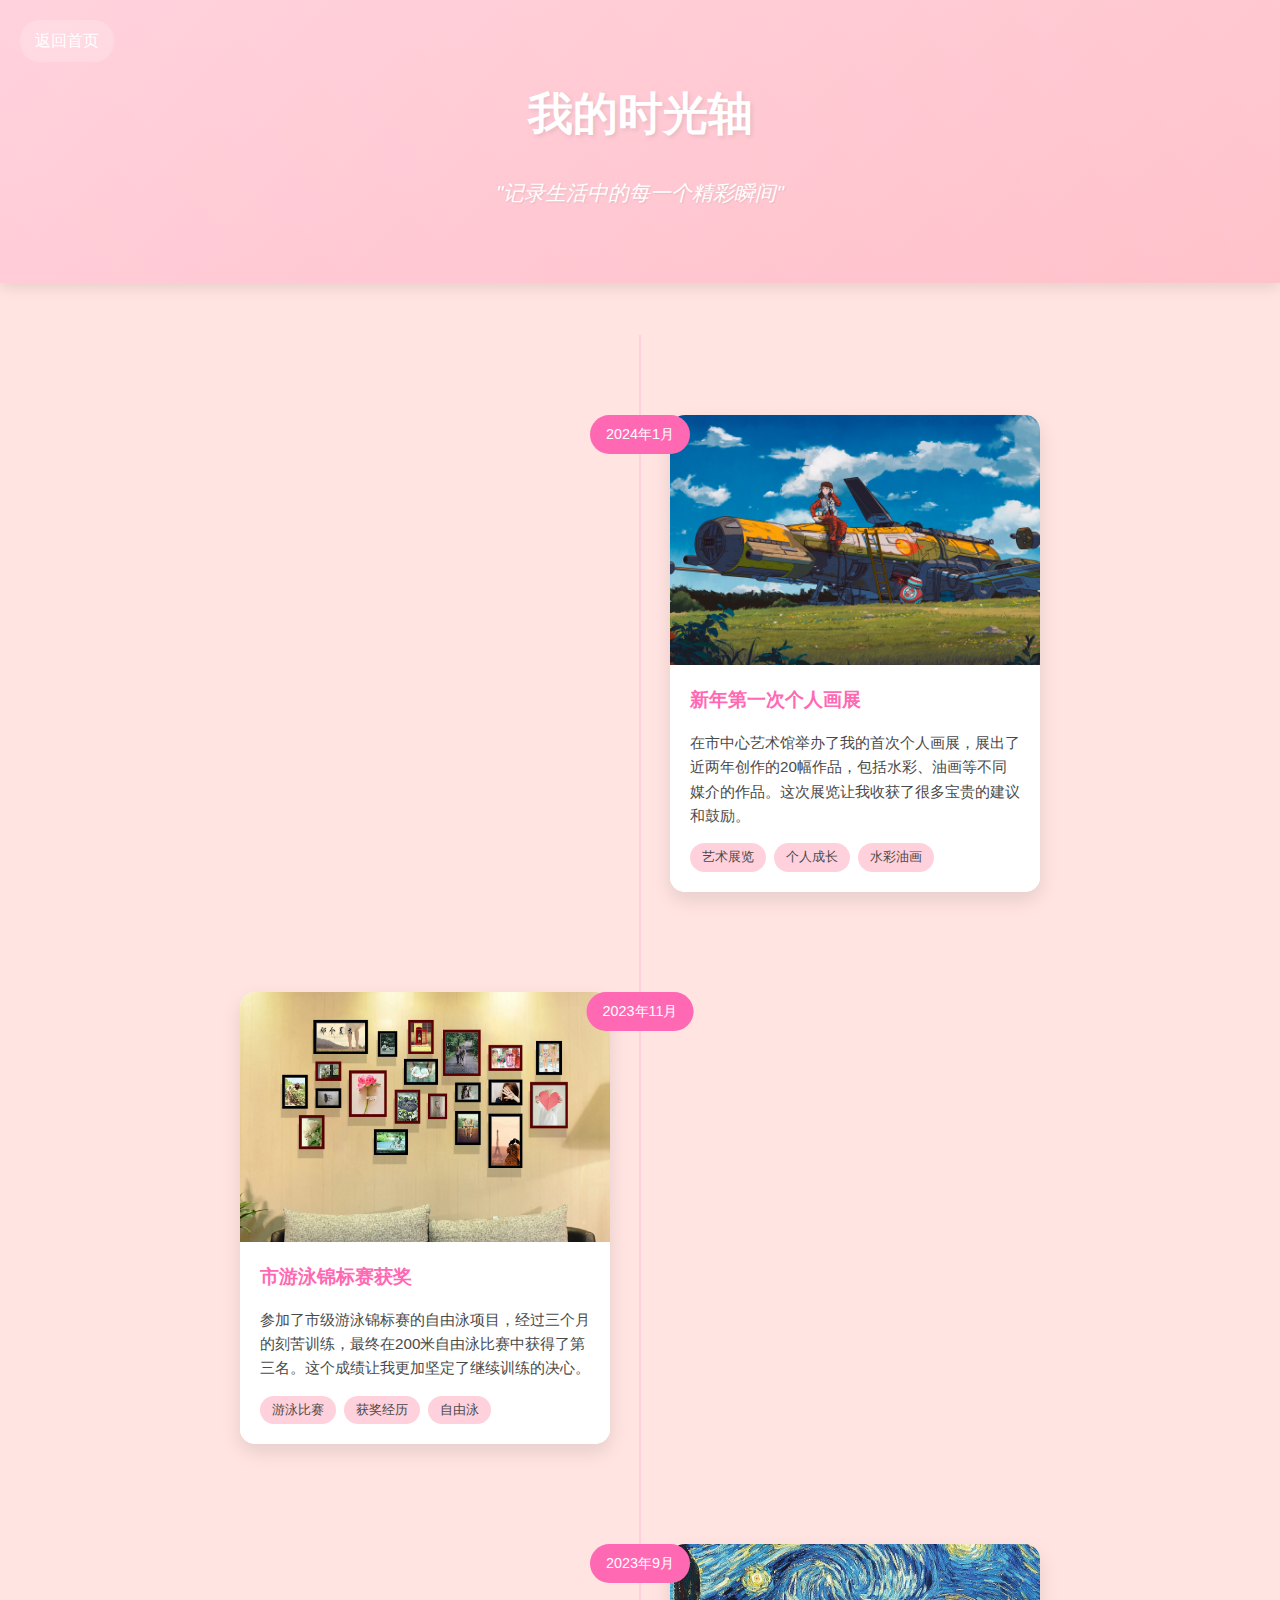
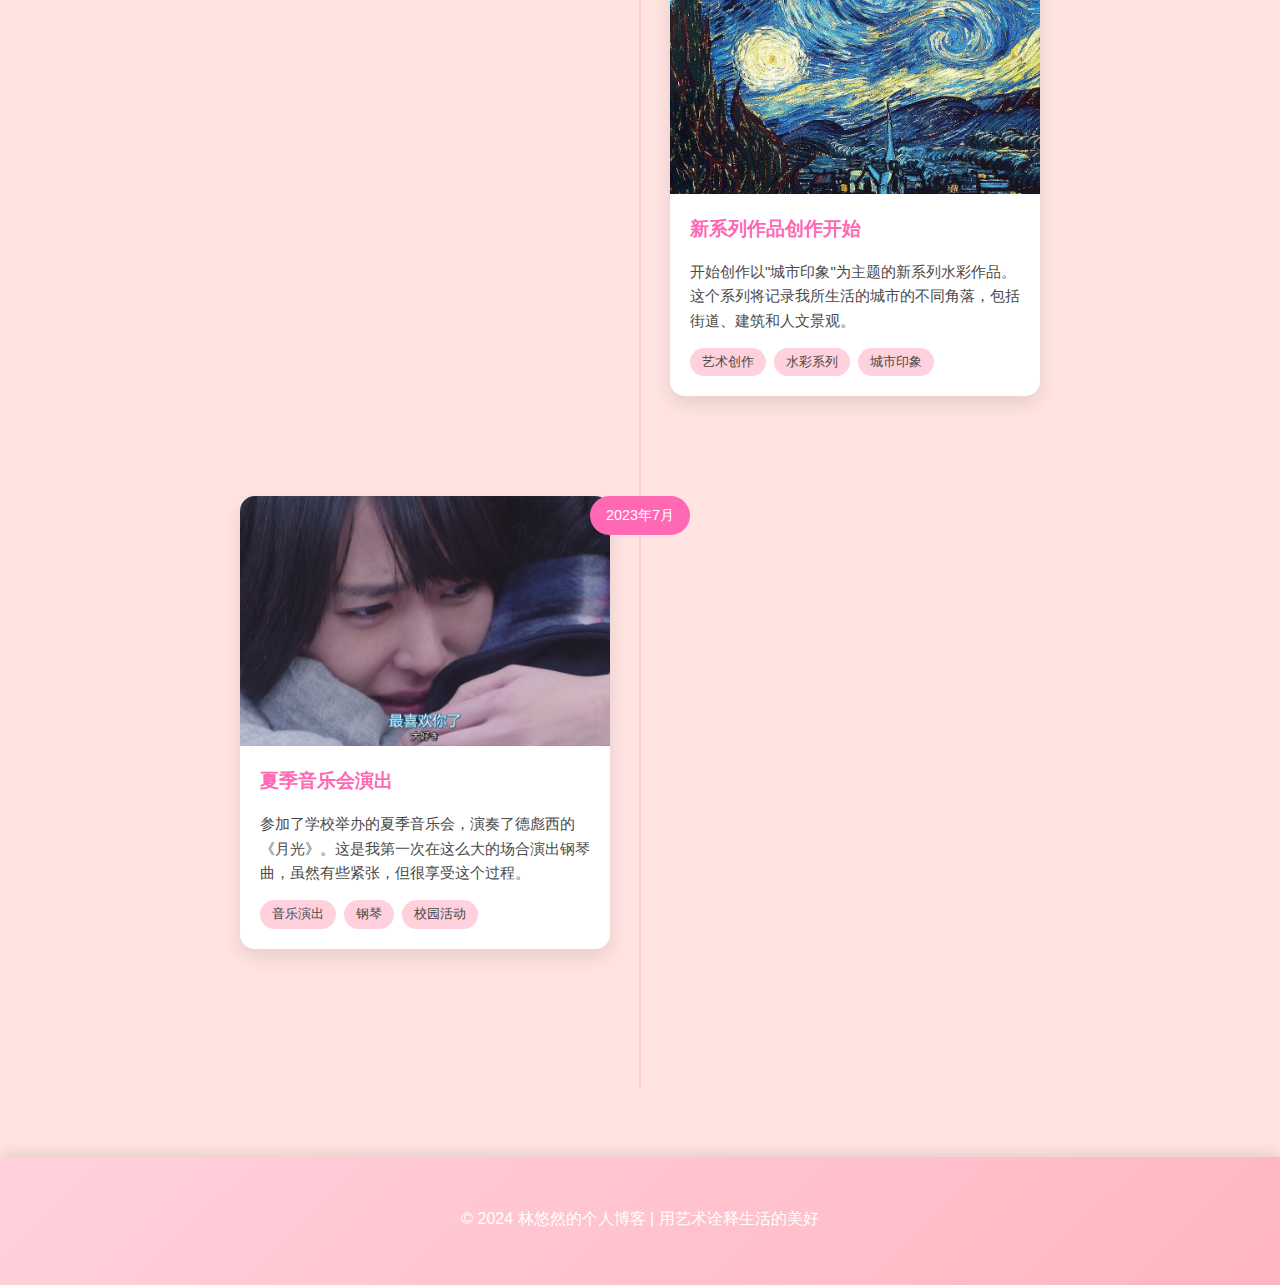
<file: project/gallery.html>
<!DOCTYPE html>
<html lang="zh">
  <head>
    <meta charset="UTF-8" />
    <meta
      name="viewport"
      content="width=device-width, initial-scale=1.0" />
    <title>林悠然的时光轴 - 图集</title>
    <link
      rel="stylesheet"
      href="common.css" />
    <link
      rel="stylesheet"
      href="gallery.css" />
  </head>
  <body>
    <header>
      <h1>我的时光轴</h1>
      <p class="quote">"记录生活中的每一个精彩瞬间"</p>
      <a
        href="index.html"
        class="back-link">
        返回首页
      </a>
    </header>

    <div class="container">
      <div class="timeline">
        <div class="timeline-item">
          <div class="timeline-date">2024年1月</div>
          <div class="timeline-content">
            <div class="gallery-item">
              <img
                src="./images/8.jpg"
                alt="新年画展" />
            </div>
            <div class="timeline-caption">
              <div class="timeline-title">新年第一次个人画展</div>
              <p class="timeline-description">
                在市中心艺术馆举办了我的首次个人画展，展出了近两年创作的20幅作品，包括水彩、油画等不同媒介的作品。这次展览让我收获了很多宝贵的建议和鼓励。
              </p>
              <div class="timeline-tags">
                <span class="timeline-tag">艺术展览</span>
                <span class="timeline-tag">个人成长</span>
                <span class="timeline-tag">水彩油画</span>
              </div>
            </div>
          </div>
        </div>

        <div class="timeline-item">
          <div class="timeline-date">2023年11月</div>
          <div class="timeline-content">
            <div class="gallery-item">
              <img
                src="./images/9.jpg"
                alt="游泳比赛" />
            </div>
            <div class="timeline-caption">
              <div class="timeline-title">市游泳锦标赛获奖</div>
              <p class="timeline-description">
                参加了市级游泳锦标赛的自由泳项目，经过三个月的刻苦训练，最终在200米自由泳比赛中获得了第三名。这个成绩让我更加坚定了继续训练的决心。
              </p>
              <div class="timeline-tags">
                <span class="timeline-tag">游泳比赛</span>
                <span class="timeline-tag">获奖经历</span>
                <span class="timeline-tag">自由泳</span>
              </div>
            </div>
          </div>
        </div>

        <div class="timeline-item">
          <div class="timeline-date">2023年9月</div>
          <div class="timeline-content">
            <div class="gallery-item">
              <img
                src="./images/10.jpg"
                alt="创作过程" />
            </div>
            <div class="timeline-caption">
              <div class="timeline-title">新系列作品创作开始</div>
              <p class="timeline-description">
                开始创作以"城市印象"为主题的新系列水彩作品。这个系列将记录我所生活的城市的不同角落，包括街道、建筑和人文景观。
              </p>
              <div class="timeline-tags">
                <span class="timeline-tag">艺术创作</span>
                <span class="timeline-tag">水彩系列</span>
                <span class="timeline-tag">城市印象</span>
              </div>
            </div>
          </div>
        </div>

        <div class="timeline-item">
          <div class="timeline-date">2023年7月</div>
          <div class="timeline-content">
            <div class="gallery-item">
              <img
                src="./images/11.jpg"
                alt="音乐会" />
            </div>
            <div class="timeline-caption">
              <div class="timeline-title">夏季音乐会演出</div>
              <p class="timeline-description">
                参加了学校举办的夏季音乐会，演奏了德彪西的《月光》。这是我第一次在这么大的场合演出钢琴曲，虽然有些紧张，但很享受这个过程。
              </p>
              <div class="timeline-tags">
                <span class="timeline-tag">音乐演出</span>
                <span class="timeline-tag">钢琴</span>
                <span class="timeline-tag">校园活动</span>
              </div>
            </div>
          </div>
        </div>
      </div>
    </div>

    <footer>
      <p>© 2024 林悠然的个人博客 | 用艺术诠释生活的美好</p>
    </footer>
  </body>
</html>
</file>
<file: project/common.css>
:root {
    --primary-pink: #FFD1DC;
    --secondary-pink: #FFE4E1;
    --text-color: #4A4A4A;
    --accent-pink: #FF69B4;
    --hover-pink: #FFB6C1;
    --shadow-color: rgba(0,0,0,0.1);
}

body {
    margin: 0;
    padding: 0;
    font-family: 'Helvetica Neue', Arial, sans-serif;
    background-color: var(--secondary-pink);
    color: var(--text-color);
    line-height: 1.6;
}

.container {
    max-width: 1200px;
    margin: 0 auto;
    padding: 20px;
}

header {
    background: linear-gradient(135deg, var(--primary-pink), var(--hover-pink));
    padding: 3rem 0;
    text-align: center;
    box-shadow: 0 4px 15px var(--shadow-color);
    margin-bottom: 2rem;
    position: relative;
    overflow: hidden;
}

header::before {
    content: '';
    position: absolute;
    top: 0;
    left: 0;
    right: 0;
    bottom: 0;
    background: linear-gradient(45deg, transparent, rgba(255,255,255,0.2));
    pointer-events: none;
}

h1 {
    color: white;
    font-size: 2.8rem;
    margin-bottom: 1rem;
    text-shadow: 2px 2px 4px var(--shadow-color);
}

h2 {
    color: var(--accent-pink);
    font-size: 2rem;
    margin-bottom: 1.5rem;
    position: relative;
    display: inline-block;
}

h2::after {
    content: '';
    position: absolute;
    bottom: -5px;
    left: 0;
    width: 100%;
    height: 2px;
    background: linear-gradient(90deg, var(--primary-pink), transparent);
}

p {
    margin-bottom: 1.2rem;
    line-height: 1.8;
}

.quote {
    font-style: italic;
    color: white;
    font-size: 1.3rem;
    text-align: center;
    margin: 1.5rem 0;
    text-shadow: 1px 1px 2px var(--shadow-color);
}

footer {
    background: linear-gradient(135deg, var(--primary-pink), var(--hover-pink));
    text-align: center;
    padding: 2rem 0;
    margin-top: 3rem;
    color: white;
    box-shadow: 0 -4px 15px var(--shadow-color);
}
</file>
<file: project/gallery.css>
.back-link {
    position: absolute;
    top: 20px;
    left: 20px;
    color: white;
    text-decoration: none;
    padding: 8px 15px;
    background: rgba(255,255,255,0.2);
    border-radius: 20px;
    transition: all 0.3s ease;
}

.back-link:hover {
    background: rgba(255,255,255,0.3);
    transform: translateY(-2px);
}

.timeline {
    position: relative;
    max-width: 800px;
    margin: 0 auto;
    padding: 40px 0;
}

.timeline::before {
    content: '';
    position: absolute;
    top: 0;
    left: 50%;
    width: 2px;
    height: 100%;
    background: var(--primary-pink);
    transform: translateX(-50%);
}

.timeline-item {
    margin-bottom: 100px;
    position: relative;
    width: 100%;
}

.timeline-date {
    position: absolute;
    top: 0;
    left: 50%;
    transform: translateX(-50%);
    background: var(--accent-pink);
    color: white;
    padding: 8px 16px;
    border-radius: 20px;
    font-size: 0.9rem;
    z-index: 2;
}

.timeline-content {
    width: calc(50% - 30px);
    margin-top: 40px;
    position: relative;
    background: white;
    border-radius: 15px;
    box-shadow: 0 8px 20px var(--shadow-color);
}

.timeline-item:nth-child(odd) .timeline-content {
    margin-left: auto;
}

.gallery-item {
    position: relative;
    overflow: hidden;
    border-radius: 15px 15px 0 0;
    height: 250px;
}

.gallery-item img {
    width: 100%;
    height: 100%;
    object-fit: cover;
    transition: transform 0.5s ease;
}

.gallery-item:hover img {
    transform: scale(1.1);
}

.timeline-caption {
    padding: 20px;
    background: white;
    border-radius: 0 0 15px 15px;
}

.timeline-title {
    font-size: 1.2rem;
    color: var(--accent-pink);
    margin-bottom: 10px;
    font-weight: bold;
}

.timeline-description {
    font-size: 0.95rem;
    color: var(--text-color);
    line-height: 1.6;
    margin-bottom: 15px;
}

.timeline-tags {
    display: flex;
    flex-wrap: wrap;
    gap: 8px;
}

.timeline-tag {
    background: var(--primary-pink);
    color: var(--text-color);
    padding: 4px 12px;
    border-radius: 15px;
    font-size: 0.8rem;
}

@media (max-width: 768px) {
    .timeline::before {
        left: 30px;
    }

    .timeline-date {
        left: 30px;
        transform: translateX(-50%);
    }

    .timeline-content {
        width: calc(100% - 60px);
        margin-left: 60px !important;
    }

    .timeline-item {
        margin-bottom: 60px;
    }
}
</file>
